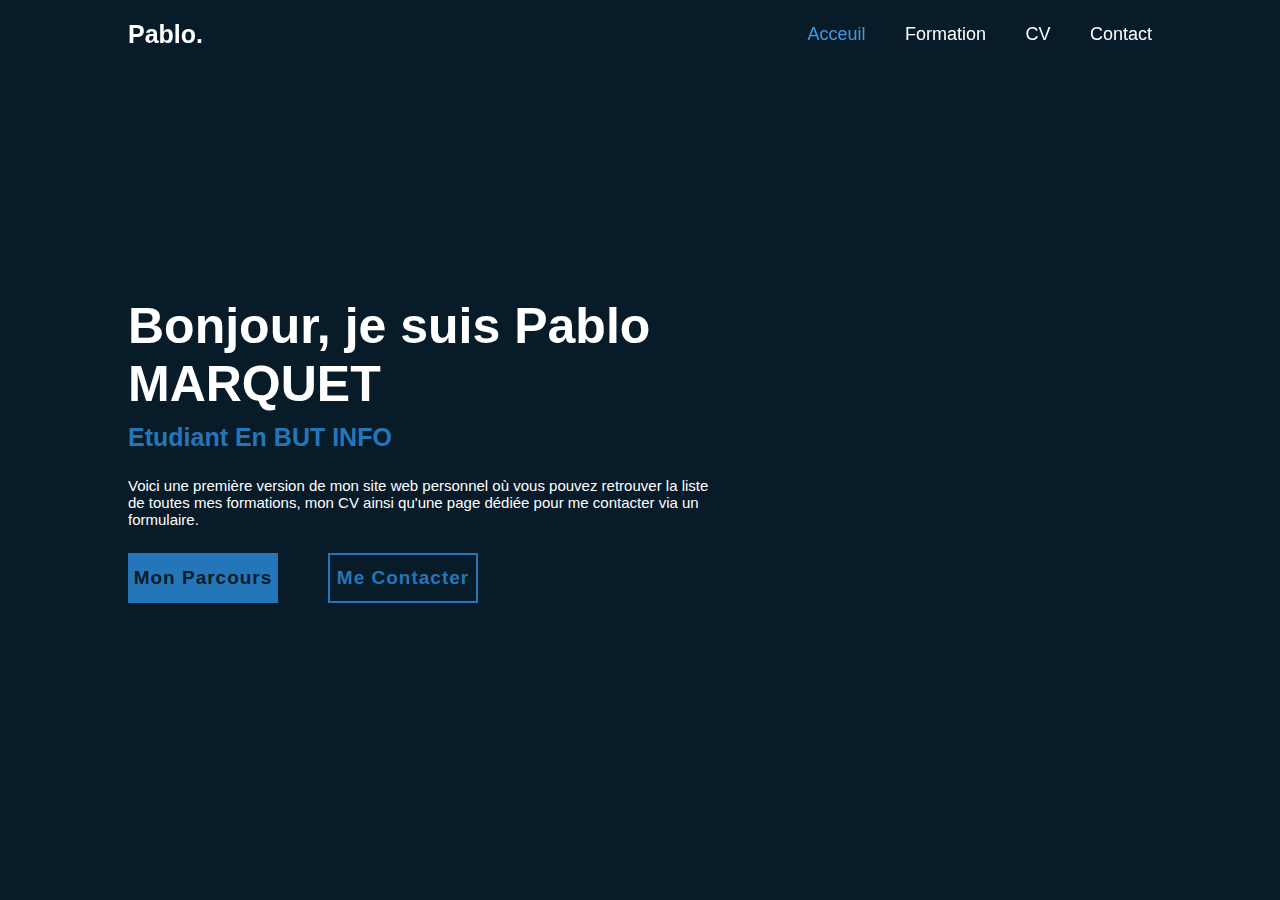
<file: index.html>
<!DOCTYPE html>
<html lang="fr">
<head>
    <meta charset="UTF-8">
    <meta name="viewport" content="width=device-width, initial-scale=1.0">
    <title>Mon site Portefolio</title>
    <link rel="stylesheet" href="style.css">
</head>
<body>
    <header class="header">
        <a href="index.html" class="logo">Pablo.</a>
 
        <nav class="navbar">
            <a href="#" class="active">Acceuil</a>
            <a href="Formation.html">Formation</a>
            <a href="CV.html">CV</a>
            <a href="contact.html">Contact</a>
        </nav>
    </header>
    <section class="home">
        <div class="home-content">
            <h1>Bonjour, je suis Pablo MARQUET</h1>
            <h3>Etudiant En BUT INFO</h3>
            <p>Voici une première version de mon site web personnel où vous pouvez retrouver 
                la liste de toutes mes formations, mon CV ainsi qu'une page dédiée 
                pour me contacter via un formulaire.
            </p>
            <div class="btn-box">
                <a href="Formation.html">Mon Parcours</a>
                <a href="contact.html">Me Contacter</a>
            </div>
        </div>
        
    </section>
</body>
</html>
</file>
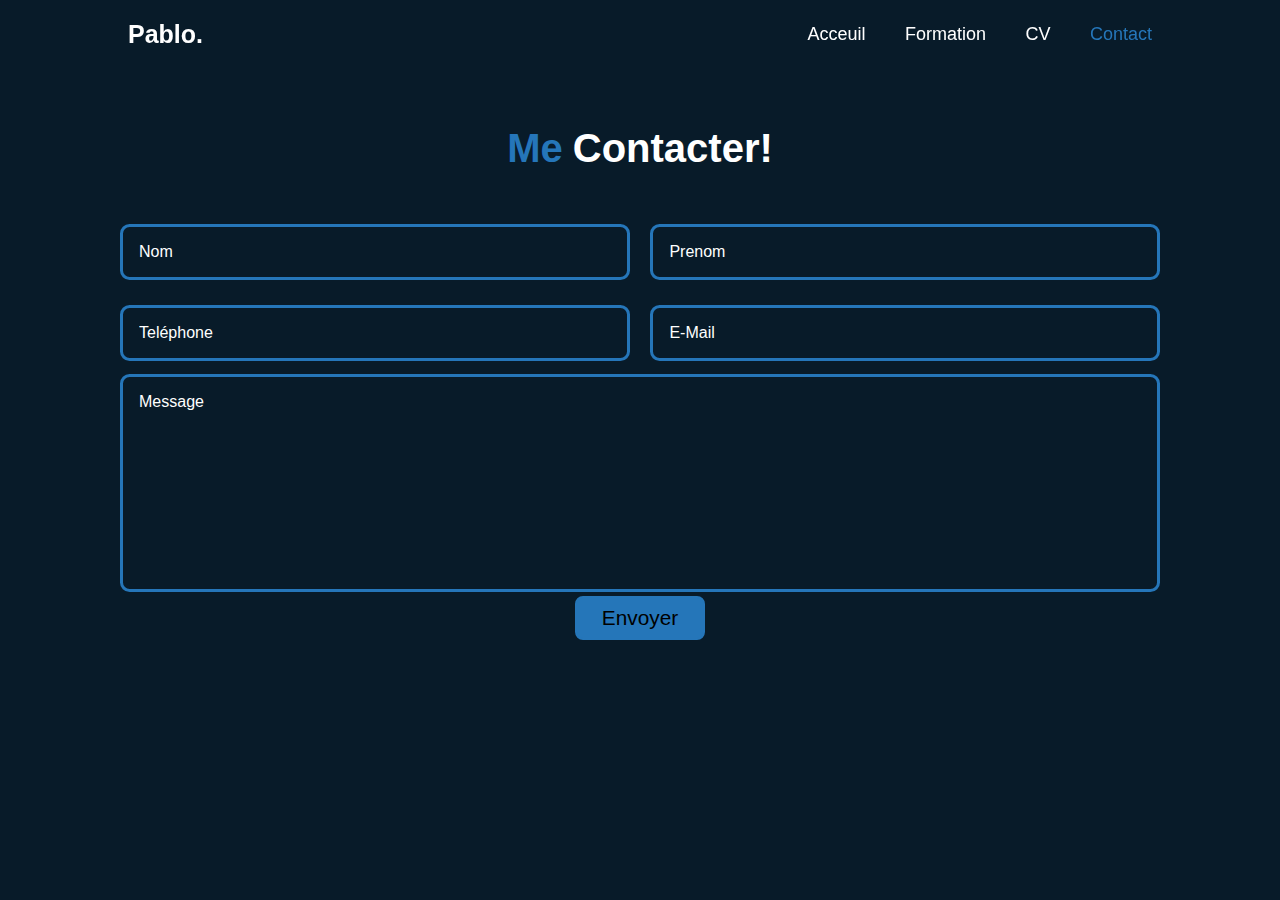
<file: contact.html>
<!DOCTYPE html>
<html lang="fr">
<head>
    <meta charset="UTF-8">
    <meta name="viewport" content="width=device-width, initial-scale=1.0">
    <title>Mon site Portefolio</title>
    <link rel="stylesheet" href="style3.css">
</head>
<body>
    <header class="header">
        <a href="index.html" class="logo">Pablo.</a>

        <nav class="navbar">
            <a href="index.html">Acceuil</a>
            <a href="Formation.html">Formation</a>
            <a href="CV.html">CV</a>
            <a href="contact.html" class="active">Contact</a>
        </nav>
    </header>
    <section class="contact">
        <h2><span id="bleu">Me</span> Contacter!</h2>
        <form action="#">
                <div class="text-box">
                    <div class="text">
                        <input type="text" placeholder="Nom" required>
                    </div>
                    <div class="text">
                        <input type="text" placeholder="Prenom" required>
                    </div>
                </div>
                <div class="text-box">
                    <div class="text">
                        <input type="number" placeholder="Teléphone" required>
                    </div>
                    <div class="text">
                        <input type="email" placeholder="E-Mail" required>
                    </div>
                </div>   
                <div class="message-box">
                    <textarea name="" id="" cols="30" rows="10" placeholder="Message" required></textarea>
                </div>
                <div class="btn-box">
                    <button type="submit" class="btn">Envoyer</button>
                </div>
        </form>

    </section>
</body>
</html>
</file>
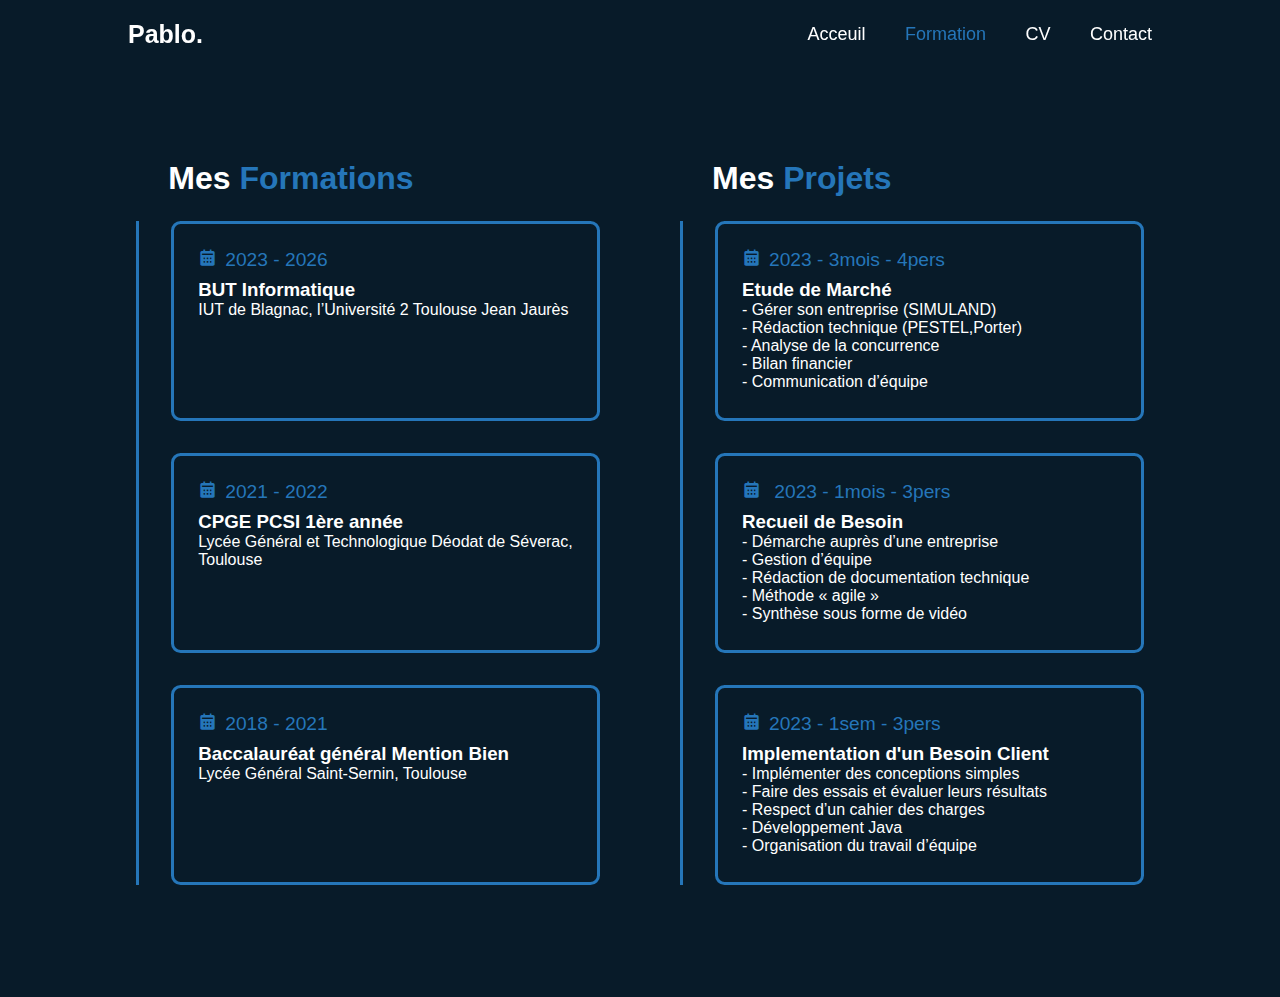
<file: Formation.html>
<!DOCTYPE html>
<html lang="fr">
<head>
    <meta charset="UTF-8">
    <meta name="viewport" content="width=device-width, initial-scale=1.0">
    <title>Mon site Portefolio</title>
    <link rel="stylesheet" href="style2.css">
    <link href='https://unpkg.com/boxicons@2.1.4/css/boxicons.min.css' rel='stylesheet'>
</head>
<body>
    <header class="header">
        <a href="index.html" class="logo">Pablo.</a>

        <nav class="navbar">
            <a href="index.html">Acceuil</a>
            <a href="Formation.html" class="active">Formation</a>
            <a href="CV.html">CV</a>
            <a href="contact.html">Contact</a>
        </nav>
    </header>
    <section class="education" id="education">

        <div class="rangee">
            <div class="colonne">
                <h3 class="titre">Mes <span id="bleu">Formations</span></h3>

                <div class="trait">
                    <div class="box">
                        <div class="contenu">
                            <div class="contenubis">
                                <div class="date"><i class='bx bxs-calendar'></i>2023 - 2026</div>
                                <h3>BUT Informatique</h3>
                                <p>IUT de Blagnac, l’Université 2 Toulouse Jean Jaurès</p>
                            </div>
                        </div>
                    </div>

                    <div class="box">
                        <div class="contenu">
                            <div class="contenubis">
                                <div class="date"><i class='bx bxs-calendar'></i>2021 - 2022</div>
                                <h3>CPGE PCSI 1ère année</h3>
                                <p>Lycée Général et Technologique Déodat de Séverac, Toulouse</p>
                            </div>
                        </div>
                    </div>

                    <div class="box">
                        <div class="contenu">
                            <div class="contenubis">
                                <div class="date"><i class='bx bxs-calendar'></i>2018 - 2021</div>
                                <h3>Baccalauréat général  Mention Bien</h3>
                                <p>Lycée Général Saint-Sernin, Toulouse</p>
                            </div>
                        </div>
                    </div>
                </div>      

            </div>

            <div class="colonne">
                <h3 class="titre">Mes <span id="bleu">Projets</span></h3>

                <div class="trait">
                    <div class="box">
                        <div class="contenu">
                            <div class="contenubis">
                                <div class="date"><i class='bx bxs-calendar'></i>2023 - 3mois - 4pers</div>
                                <h3>Etude de Marché</h3>
                                <p>- Gérer son entreprise (SIMULAND)<br>
                                    - Rédaction technique (PESTEL,Porter)<br>
                                    - Analyse de la concurrence<br>
                                    - Bilan financier<br>
                                    - Communication d’équipe</p>
                            </div>
                        </div>
                    </div>

                    <div class="box">
                        <div class="contenu">
                            <div class="contenubis">
                                <div class="date"><i class='bx bxs-calendar'></i> 2023 - 1mois - 3pers</div>
                                <h3>Recueil de Besoin</h3>
                                <p>- Démarche auprès d’une entreprise<br>
                                    - Gestion d’équipe<br>
                                    - Rédaction de documentation technique<br>
                                    - Méthode « agile »<br>
                                    - Synthèse sous forme de vidéo</p>
                            </div>
                        </div>
                    </div>

                    <div class="box">
                        <div class="contenu">
                            <div class="contenubis">
                                <div class="date"><i class='bx bxs-calendar'></i>2023 - 1sem - 3pers</div>
                                <h3>Implementation d'un Besoin Client</h3>
                                <p>- Implémenter des conceptions simples<br>
                                    - Faire des essais et évaluer leurs résultats<br>
                                    - Respect d’un cahier des charges<br>
                                    - Développement Java<br>
                                    - Organisation du travail d’équipe</p>
                            </div>
                        </div>
                    </div>
                </div>     
            </div>
        </div>

    </section>
</body>
</html>
</file>
<file: style.css>
* {
    margin: 0;
    padding: 0;
    box-sizing: border-box;
    font-family: 'Comfortaa', sans-serif;
}

body{
    background: #081b29;
    color: white;
}

.header{
    position: fixed;
    top: 0;
    left: 0;
    width: 100%;
    padding: 20px 10%;
    background: transparent;
    display: flex;
    justify-content: space-between;
    align-items: center;
    z-index: 100;
}

.logo{
    text-decoration: none;
    font-size: 25px;
    color: white;
    font-weight: 600;
}

.navbar a {
    text-decoration: none;
    font-size: 18px;
    color: white;
    font-weight: 500;
    margin-left: 35px;
}

.navbar a:hover{
    color: #4398de;
}

.navbar a.active{
    color: #4398de;
}

.home{
    display: flex;
    align-items: center;
    height: 100vh;
    padding: 0px 10%;
}

.home-content{
    background-color: transparent;
    max-width: 600px;
}

.home-content h1{
    font-size: 50px;
    font-weight: 700;
}
.home-content h3{
    font-size: 25px;
    font-weight: 700;
    color: #2576b9;
    margin-top: 10px;
}
.home-content p{
    font-size: 15px;
    font-weight: 400;
    margin-top: 25px;
    margin-bottom: 25px;
}

.home-content .btn-box{
    display: flex;
    justify-content: space-between;
    width: 350px;
    height: 50px;
    background: transparent;
}

.btn-box a{
    position: relative;
    display: inline-flex;
    justify-content: center;
    align-items: center;
    width: 150px;
    height: 100%;
    background: #2576b9;
    border: 2px solid #2576b9;
    font-size: 19px;
    color: #081b29;
    text-decoration: none;
    font-weight: 600;
    letter-spacing: 1px;
    z-index: 1;
    border-radius: 0px;
    transition: .5s;
}


.btn-box a:nth-child(2){
    color: #2576b9;
    background: transparent;

}

@media (max-width: 600px) {

    .navbar a {
        font-size: 16px;
    }

    .header {
        padding: 20px 3%;
    }

    .logo {
        font-size: 20px;
    }
    
}

.btn-box a:nth-child(2)::before{
    background: #2576b9;
}

.btn-box a:nth-child(2):hover{
    color: #081b29;
}

.btn-box a:before{
    content: '';
    position: absolute;
    top: 0;
    left: 0;
    width: 0%;
    height: 100%;
    background:#081b29;
    z-index: -1;
    transition: .5s;
}

.btn-box a:hover::before{
    width: 100%;
}


.btn-box a:hover{
    color: #2576b9;
}
</file>
<file: style3.css>
* {
    margin: 0;
    padding: 0;
    box-sizing: border-box;
    font-family: 'Comfortaa', sans-serif;
}

input, textarea, button{
    border: 0;
    background: transparent;
    outline: none;
}


body{
    background: #081b29;
    color: white;
}

.header{
    position: fixed;
    top: 0;
    left: 0;
    width: 100%;
    padding: 20px 10%;
    background: transparent;
    display: flex;
    justify-content: space-between;
    align-items: center;
    z-index: 100;
}

.logo{
    text-decoration: none;
    font-size: 25px;
    color: white;
    font-weight: 600;
}

.navbar a {
    text-decoration: none;
    font-size: 18px;
    color: white;
    font-weight: 500;
    margin-left: 35px;
}

.navbar a:hover{
    color: #2576b9;
}

.navbar a.active{
    color: #2576b9;
}


.contact{
    min-height: auto;
    padding-top: 8rem;
}

.contact form{
    max-width: 65rem;
    margin: 0 auto;
    text-align: center;
}

.contact form .text-box {
    position: relative;
    display: flex;
    justify-content: space-between;
}

.contact form .text-box .text{
    position: relative;
    width: 49%;
    margin: .8rem 0;
}

.contact form .text-box .text input,
.contact form .message-box textarea{
    border-radius: 0.6rem;
    background: transparent;
    border-color: #2576b9;
    width: 100%;
    height: 100%;
    padding: 1.0rem;
    font-size: 1.0rem;
    color:#2576b9;
    border: .2rem solid ;
    resize : none;
}

.contact form .text-box .text input::placeholder,
.contact form .message-box textarea::placeholder{
    color:white
}

/* Responsive */

@media (max-width: 1400px) {

    .contact {
        padding-top: 6rem;
        margin: 30px;
    }
    
}

@media (max-width: 600px) {

    .navbar a {
        font-size: 16px;
    }

    .header {
        padding: 20px 3%;
    }

    .logo {
        font-size: 20px;
    }
    
}

.btn-box {
    display: inline-flex;
    justify-content: center;
    width: 130px;
    height: 100%;
    background: #2576b9;
    border: 2px solid #2576b9;
    color: #081b29;
    font-weight: 600;
    letter-spacing: 1px;
    padding: .5rem;
    border-radius: 8px;
}

.btn{
    font-size: 1.3rem;
}


h2{
    display: flex;
    position: relative;
    align-items: center;
    justify-content: center;
    font-weight: 600;
    font-size: 2.5rem;
    margin-bottom: 40px;
}

#bleu{
    color: #2576b9;
    justify-content: center;
    display: flex;
    margin-right: 10px;
}
</file>
<file: style2.css>
* {
    margin: 0;
    padding: 0;
    box-sizing: border-box;
    font-family: 'Comfortaa', sans-serif;
}

body{
    background: #081b29;
    color: white;
}

.header{
    position: fixed;
    top: 0;
    left: 0;
    width: 100%;
    padding: 20px 10%;
    background: transparent;
    display: flex;
    justify-content: space-between;
    align-items: center;
    z-index: 100;
}

.logo{
    text-decoration: none;
    font-size: 25px;
    color: white;
    font-weight: 600;
}

.navbar a {
    text-decoration: none;
    font-size: 18px;
    color: white;
    font-weight: 500;
    margin-left: 35px;
}

.navbar a:hover{
    color: #2576b9;
}

.navbar a.active{
    color: #2576b9;
}

.education{
    display: flex;
    align-items: center;
    justify-content: center;
    min-height: auto;
    padding-bottom: 5rem;
    padding-top: 10rem;
}

.education .rangee{
    gap: 5rem;
    display:inline-flex;
    grid-auto-flow: column;
}

#bleu{
    color: #2576b9;
}

.rangee .colonne{
    height: auto;
    flex: 1 1 40rem;
}

.colonne .titre{
    font-size: 2rem;
    margin: 0 0 1.5rem 2rem;
}

.colonne .trait{
    border-left: .2rem solid #2576b9;
}

.trait .box .contenu{
    position: relative;
    padding-left: 2rem;
}

.contenu .contenubis{
    position: relative;
    padding: 1.5rem;
    border: .2rem solid #2576b9;
    border-radius: .6rem;
    margin-bottom: 2rem;
    min-height: 200px;
}

.contenubis .date{
    color: #2576b9;
    font-size: 1.2rem;
    padding-bottom: .5rem;
}

.date i{
    padding-right: .5rem;
}

@media (max-width: 600px) {

    .navbar a {
        font-size: 16px;
    }

    .header {
        padding: 20px 3%;
    }

    .logo {
        font-size: 20px;
    }
    
}
</file>
